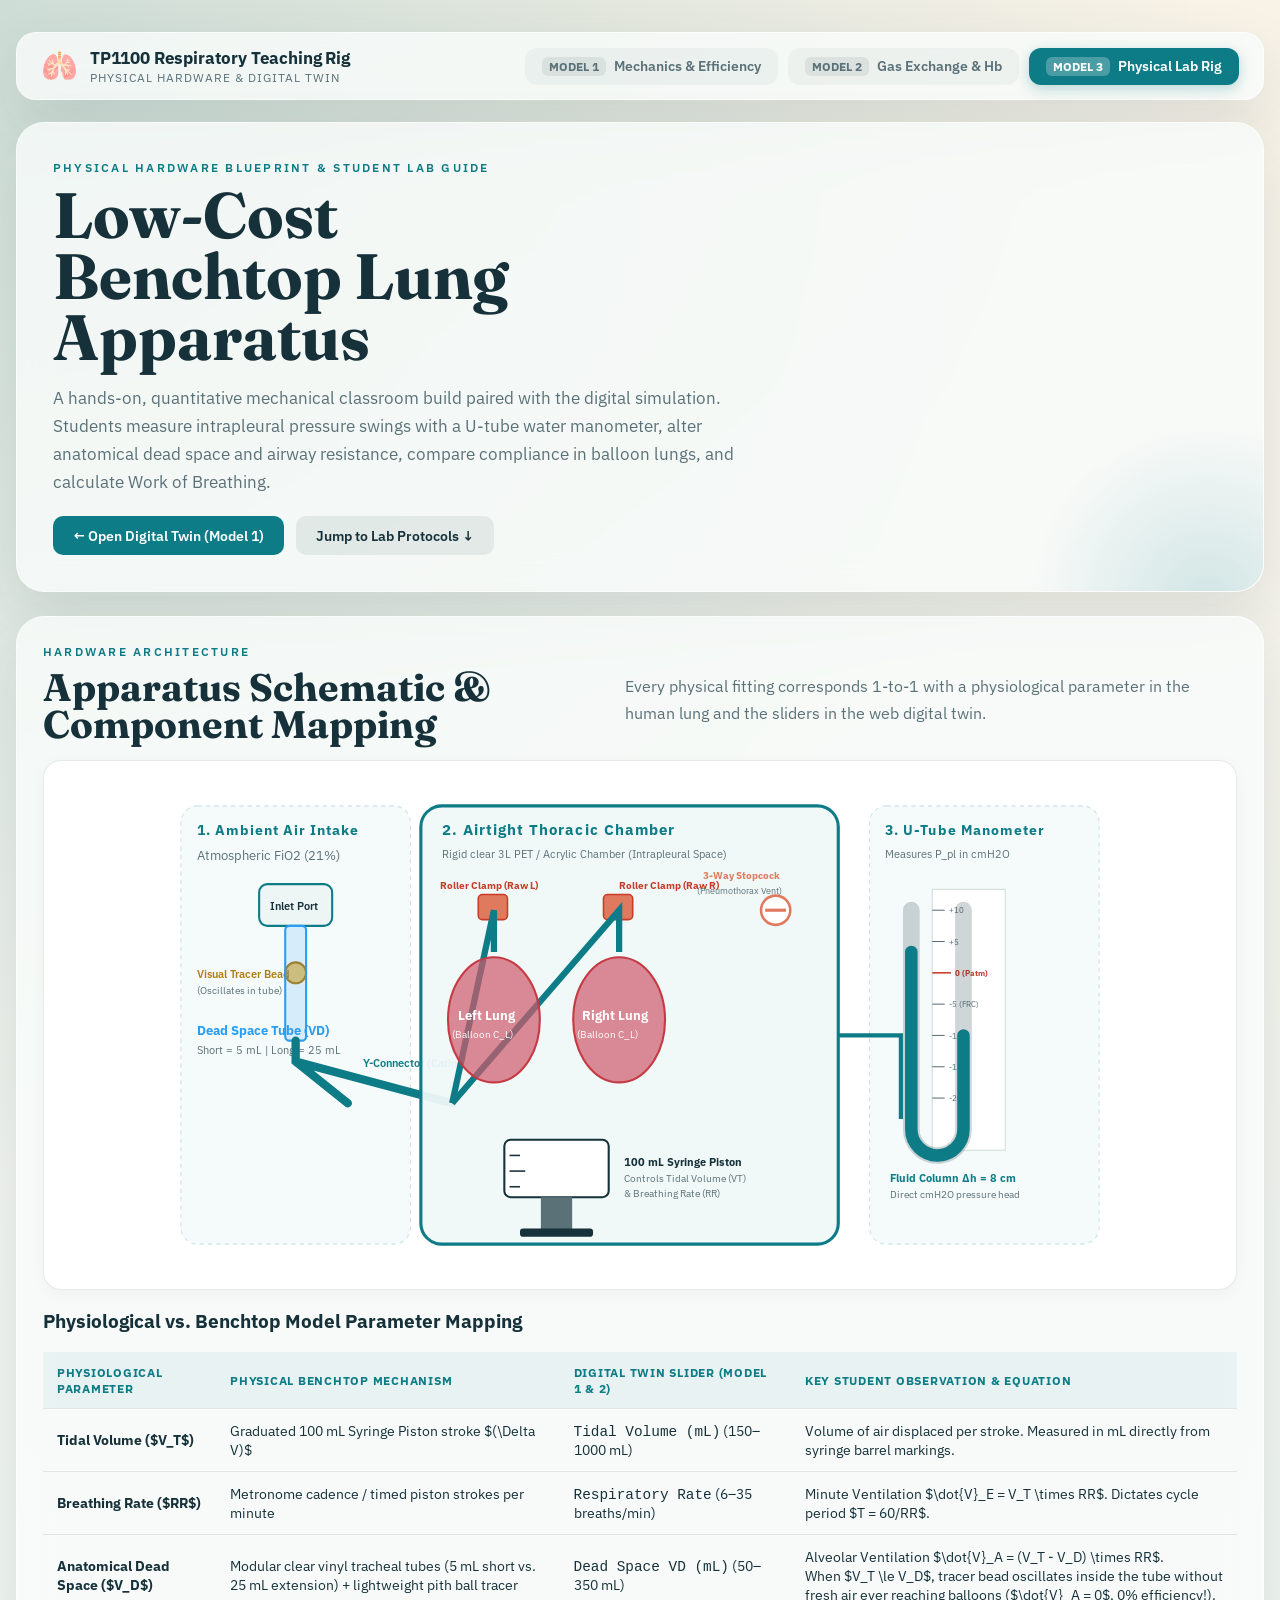
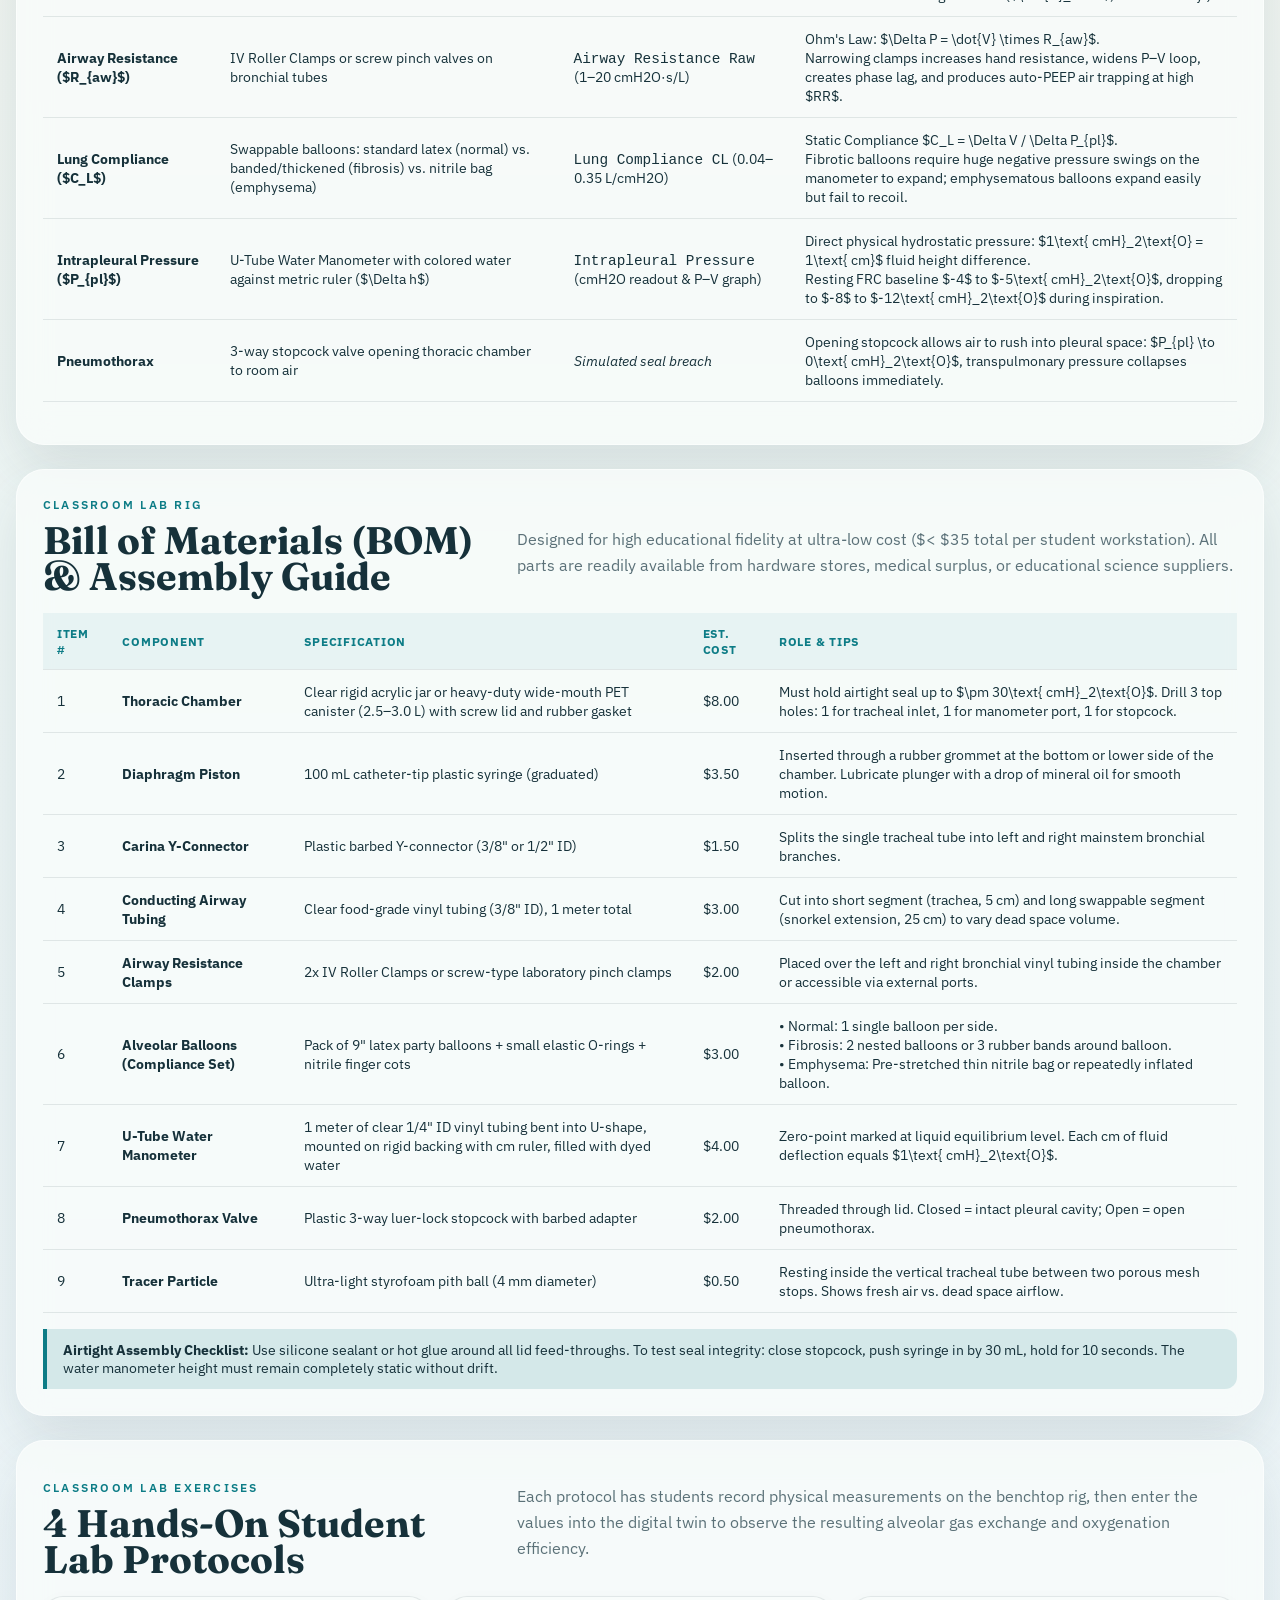
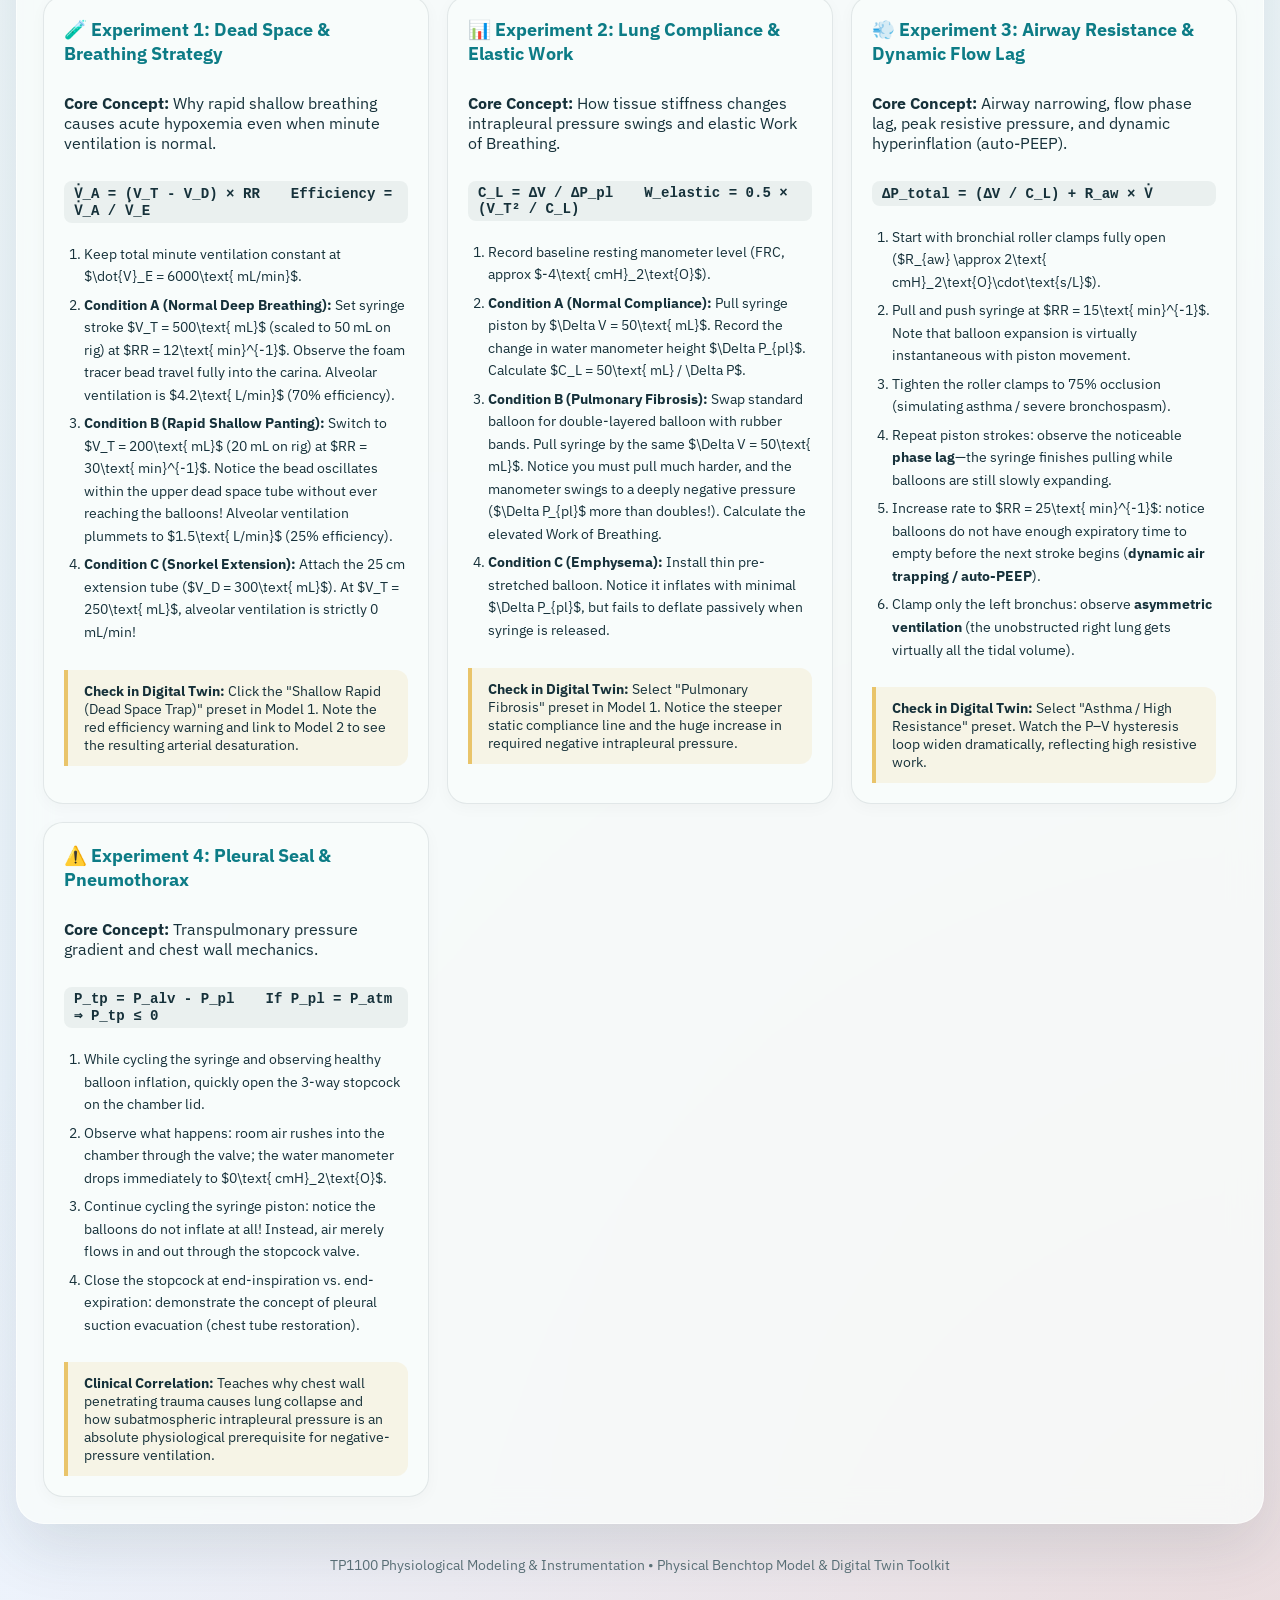
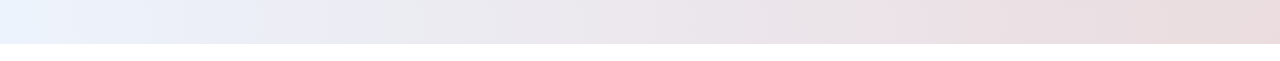
<file: static/lab_model.html>
<!DOCTYPE html>
<html lang="en">
  <head>
    <meta charset="UTF-8" />
    <meta name="viewport" content="width=device-width, initial-scale=1.0" />
    <title>Physical Benchtop Lung Model | Lab Blueprint & Guide</title>
    <link rel="preconnect" href="https://fonts.googleapis.com" />
    <link rel="preconnect" href="https://fonts.gstatic.com" crossorigin />
    <link
      href="https://fonts.googleapis.com/css2?family=Fraunces:opsz,wght@9..144,600;9..144,700&family=IBM+Plex+Sans:wght@400;500;600;700&display=swap"
      rel="stylesheet"
    />
    <link rel="stylesheet" href="/static/styles.css" />
  </head>
  <body>
    <main class="page-shell">
      <!-- Global Navigation -->
      <nav class="site-nav">
        <a href="/mechanics" class="nav-brand">
          <span class="nav-icon">🫁</span>
          <div>
            <span class="nav-title">TP1100 Respiratory Teaching Rig</span>
            <span class="nav-subtitle">Physical Hardware &amp; Digital Twin</span>
          </div>
        </a>
        <div class="nav-links">
          <a href="/mechanics" class="nav-link">
            <span class="nav-badge">Model 1</span> Mechanics &amp; Efficiency
          </a>
          <a href="/exchange" class="nav-link">
            <span class="nav-badge">Model 2</span> Gas Exchange &amp; Hb
          </a>
          <a href="/lab-model" class="nav-link active">
            <span class="nav-badge">Model 3</span> Physical Lab Rig
          </a>
        </div>
      </nav>

      <!-- Hero Header -->
      <header class="hero">
        <div>
          <p class="eyebrow">Physical Hardware Blueprint &amp; Student Lab Guide</p>
          <h1>Low-Cost Benchtop Lung Apparatus</h1>
          <p class="lede">
            A hands-on, quantitative mechanical classroom build paired with the digital simulation.
            Students measure intrapleural pressure swings with a U-tube water manometer, alter anatomical
            dead space and airway resistance, compare compliance in balloon lungs, and calculate Work of Breathing.
          </p>
          <div style="margin-top: 20px; display: flex; gap: 12px; flex-wrap: wrap;">
            <a href="/mechanics" style="display: inline-block; padding: 10px 20px; background: var(--teal); color: white; text-decoration: none; border-radius: 10px; font-weight: 600; font-size: 0.9rem;">&larr; Open Digital Twin (Model 1)</a>
            <a href="#experiments" style="display: inline-block; padding: 10px 20px; background: rgba(22,49,58,0.08); color: var(--ink); text-decoration: none; border-radius: 10px; font-weight: 600; font-size: 0.9rem;">Jump to Lab Protocols &darr;</a>
          </div>
        </div>
      </header>

      <!-- Section: Apparatus Schematic & Physiological Mapping -->
      <section class="model-card">
        <div class="section-heading">
          <div>
            <p class="eyebrow">Hardware Architecture</p>
            <h2>Apparatus Schematic &amp; Component Mapping</h2>
          </div>
          <p class="section-copy">
            Every physical fitting corresponds 1-to-1 with a physiological parameter in the human lung
            and the sliders in the web digital twin.
          </p>
        </div>

        <!-- Interactive / Clean Visual Diagram -->
        <div class="blueprint-diagram">
          <svg viewBox="0 0 920 460" width="100%" height="auto" style="display:block; max-height: 480px; font-family: 'IBM Plex Sans', sans-serif;">
            <!-- Background atmosphere box -->
            <rect x="20" y="20" width="220" height="420" rx="16" fill="rgba(13, 124, 134, 0.04)" stroke="rgba(13, 124, 134, 0.2)" stroke-dasharray="4 4"/>
            <text x="35" y="48" font-size="13" font-weight="700" fill="#0d7c86" text-transform="uppercase" letter-spacing="1">1. Ambient Air Intake</text>
            <text x="35" y="72" font-size="12" fill="#5b7178">Atmospheric FiO2 (21%)</text>
            
            <!-- Tracheal tube intake -->
            <rect x="95" y="95" width="70" height="40" rx="8" fill="#eef6f5" stroke="#0d7c86" stroke-width="2"/>
            <text x="105" y="120" font-size="11" font-weight="600" fill="#16313a">Inlet Port</text>
            
            <!-- Styrofoam tracer bead -->
            <circle cx="130" cy="180" r="10" fill="#e9c46a" stroke="#b07d12" stroke-width="2"/>
            <text x="35" y="185" font-size="11" font-weight="600" fill="#b07d12">Visual Tracer Bead</text>
            <text x="35" y="200" font-size="10" fill="#5b7178">(Oscillates in tube)</text>

            <!-- Tracheal Extension Tube (Dead Space) -->
            <rect x="120" y="135" width="20" height="110" rx="4" fill="rgba(42, 157, 244, 0.15)" stroke="#2a9df4" stroke-width="2"/>
            <text x="35" y="240" font-size="12" font-weight="700" fill="#2a9df4">Dead Space Tube (VD)</text>
            <text x="35" y="258" font-size="11" fill="#5b7178">Short = 5 mL | Long = 25 mL</text>

            <!-- Y-Connector (Carina) -->
            <path d="M 130 245 L 130 265 L 180 305 M 130 265 L 280 305" fill="none" stroke="#0d7c86" stroke-width="8" stroke-linecap="round"/>
            <text x="195" y="270" font-size="11" font-weight="600" fill="#0d7c86">Y-Connector (Carina)</text>

            <!-- Thoracic Chamber Box -->
            <rect x="250" y="20" width="400" height="420" rx="20" fill="rgba(240, 248, 248, 0.95)" stroke="#0d7c86" stroke-width="3"/>
            <text x="270" y="48" font-size="14" font-weight="700" fill="#0d7c86" text-transform="uppercase" letter-spacing="1">2. Airtight Thoracic Chamber</text>
            <text x="270" y="70" font-size="11" fill="#5b7178">Rigid clear 3L PET / Acrylic Chamber (Intrapleural Space)</text>

            <!-- Airway Resistance Clamps (Left & Right Bronchi) -->
            <rect x="305" y="105" width="28" height="24" rx="4" fill="#e07a5f" stroke="#c93b27" stroke-width="1.5"/>
            <text x="268" y="100" font-size="10" font-weight="700" fill="#c93b27">Roller Clamp (Raw L)</text>
            
            <rect x="425" y="105" width="28" height="24" rx="4" fill="#e07a5f" stroke="#c93b27" stroke-width="1.5"/>
            <text x="440" y="100" font-size="10" font-weight="700" fill="#c93b27">Roller Clamp (Raw R)</text>

            <!-- Bronchial tubes inside chamber -->
            <path d="M 280 305 L 320 120 L 320 160" fill="none" stroke="#0d7c86" stroke-width="6"/>
            <path d="M 280 305 L 440 120 L 440 160" fill="none" stroke="#0d7c86" stroke-width="6"/>

            <!-- Left & Right Balloon Lungs (Compliance) -->
            <ellipse cx="320" cy="225" rx="44" ry="60" fill="rgba(208, 89, 108, 0.7)" stroke="#c53a43" stroke-width="2"/>
            <text x="286" y="225" font-size="12" font-weight="700" fill="#ffffff">Left Lung</text>
            <text x="280" y="242" font-size="10" fill="#ffffff">(Balloon C_L)</text>

            <ellipse cx="440" cy="225" rx="44" ry="60" fill="rgba(208, 89, 108, 0.7)" stroke="#c53a43" stroke-width="2"/>
            <text x="404" y="225" font-size="12" font-weight="700" fill="#ffffff">Right Lung</text>
            <text x="400" y="242" font-size="10" fill="#ffffff">(Balloon C_L)</text>

            <!-- Diaphragm Syringe Piston at bottom -->
            <rect x="330" y="340" width="100" height="55" rx="6" fill="#ffffff" stroke="#16313a" stroke-width="2"/>
            <rect x="365" y="395" width="30" height="35" fill="#5b7178"/>
            <rect x="345" y="425" width="70" height="8" rx="3" fill="#16313a"/>
            <!-- Syringe Volume markings -->
            <line x1="335" y1="355" x2="345" y2="355" stroke="#16313a" stroke-width="1.5"/>
            <line x1="335" y1="370" x2="350" y2="370" stroke="#16313a" stroke-width="1.5"/>
            <line x1="335" y1="385" x2="345" y2="385" stroke="#16313a" stroke-width="1.5"/>
            <text x="445" y="365" font-size="11" font-weight="700" fill="#16313a">100 mL Syringe Piston</text>
            <text x="445" y="380" font-size="10" fill="#5b7178">Controls Tidal Volume (VT)</text>
            <text x="445" y="395" font-size="10" fill="#5b7178">&amp; Breathing Rate (RR)</text>

            <!-- Pleural Stopcock Valve (Pneumothorax) -->
            <circle cx="590" cy="120" r="14" fill="#ffffff" stroke="#e07a5f" stroke-width="2.5"/>
            <line x1="580" y1="120" x2="600" y2="120" stroke="#e07a5f" stroke-width="3"/>
            <text x="520" y="90" font-size="10" font-weight="700" fill="#e07a5f">3-Way Stopcock</text>
            <text x="515" y="104" font-size="9" fill="#5b7178">(Pneumothorax Vent)</text>

            <!-- Manometer connection port -->
            <path d="M 650 240 L 710 240 L 710 320" fill="none" stroke="#0d7c86" stroke-width="4"/>

            <!-- U-Tube Water Manometer Box -->
            <rect x="680" y="20" width="220" height="420" rx="16" fill="rgba(13, 124, 134, 0.04)" stroke="rgba(13, 124, 134, 0.2)" stroke-dasharray="4 4"/>
            <text x="695" y="48" font-size="13" font-weight="700" fill="#0d7c86" text-transform="uppercase" letter-spacing="1">3. U-Tube Manometer</text>
            <text x="695" y="70" font-size="11" fill="#5b7178">Measures P_pl in cmH2O</text>

            <!-- Ruler background -->
            <rect x="740" y="100" width="70" height="250" fill="#ffffff" stroke="#d0dcd8" stroke-width="1"/>
            <!-- Ruler centimeter ticks -->
            <line x1="740" y1="120" x2="752" y2="120" stroke="#5b7178" stroke-width="1"/><text x="756" y="123" font-size="8" fill="#5b7178">+10</text>
            <line x1="740" y1="150" x2="752" y2="150" stroke="#5b7178" stroke-width="1"/><text x="756" y="153" font-size="8" fill="#5b7178">+5</text>
            <line x1="740" y1="180" x2="758" y2="180" stroke="#c93b27" stroke-width="1.5"/><text x="762" y="183" font-size="8" font-weight="700" fill="#c93b27">0 (Patm)</text>
            <line x1="740" y1="210" x2="752" y2="210" stroke="#5b7178" stroke-width="1"/><text x="756" y="213" font-size="8" fill="#5b7178">-5 (FRC)</text>
            <line x1="740" y1="240" x2="752" y2="240" stroke="#5b7178" stroke-width="1"/><text x="756" y="243" font-size="8" fill="#5b7178">-10</text>
            <line x1="740" y1="270" x2="752" y2="270" stroke="#5b7178" stroke-width="1"/><text x="756" y="273" font-size="8" fill="#5b7178">-15</text>
            <line x1="740" y1="300" x2="752" y2="300" stroke="#5b7178" stroke-width="1"/><text x="756" y="303" font-size="8" fill="#5b7178">-20</text>

            <!-- U-Tube Glass/Vinyl Path with dyed fluid -->
            <!-- Outer tube shape -->
            <path d="M 720 120 L 720 330 A 25 25 0 0 0 770 330 L 770 120" fill="none" stroke="rgba(22,49,58,0.2)" stroke-width="16" stroke-linecap="round"/>
            <!-- Liquid column (displaced showing negative pressure) -->
            <path d="M 720 160 L 720 330 A 25 25 0 0 0 770 330 L 770 240" fill="none" stroke="#0d7c86" stroke-width="12" stroke-linecap="round"/>
            <text x="700" y="380" font-size="11" font-weight="700" fill="#0d7c86">Fluid Column Δh = 8 cm</text>
            <text x="700" y="396" font-size="10" fill="#5b7178">Direct cmH2O pressure head</text>
          </svg>
        </div>

        <!-- Comprehensive Mapping Table -->
        <h3>Physiological vs. Benchtop Model Parameter Mapping</h3>
        <table class="mapping-table">
          <thead>
            <tr>
              <th>Physiological Parameter</th>
              <th>Physical Benchtop Mechanism</th>
              <th>Digital Twin Slider (Model 1 &amp; 2)</th>
              <th>Key Student Observation &amp; Equation</th>
            </tr>
          </thead>
          <tbody>
            <tr>
              <td><strong>Tidal Volume ($V_T$)</strong></td>
              <td>Graduated 100 mL Syringe Piston stroke $(\Delta V)$</td>
              <td><code>Tidal Volume (mL)</code> (150–1000 mL)</td>
              <td>Volume of air displaced per stroke. Measured in mL directly from syringe barrel markings.</td>
            </tr>
            <tr>
              <td><strong>Breathing Rate ($RR$)</strong></td>
              <td>Metronome cadence / timed piston strokes per minute</td>
              <td><code>Respiratory Rate</code> (6–35 breaths/min)</td>
              <td>Minute Ventilation $\dot{V}_E = V_T \times RR$. Dictates cycle period $T = 60/RR$.</td>
            </tr>
            <tr>
              <td><strong>Anatomical Dead Space ($V_D$)</strong></td>
              <td>Modular clear vinyl tracheal tubes (5 mL short vs. 25 mL extension) + lightweight pith ball tracer</td>
              <td><code>Dead Space VD (mL)</code> (50–350 mL)</td>
              <td>
                Alveolar Ventilation $\dot{V}_A = (V_T - V_D) \times RR$.<br/>
                When $V_T \le V_D$, tracer bead oscillates inside the tube without fresh air ever reaching balloons ($\dot{V}_A = 0$, 0% efficiency!).
              </td>
            </tr>
            <tr>
              <td><strong>Airway Resistance ($R_{aw}$)</strong></td>
              <td>IV Roller Clamps or screw pinch valves on bronchial tubes</td>
              <td><code>Airway Resistance Raw</code> (1–20 cmH2O·s/L)</td>
              <td>
                Ohm's Law: $\Delta P = \dot{V} \times R_{aw}$.<br/>
                Narrowing clamps increases hand resistance, widens P–V loop, creates phase lag, and produces auto-PEEP air trapping at high $RR$.
              </td>
            </tr>
            <tr>
              <td><strong>Lung Compliance ($C_L$)</strong></td>
              <td>Swappable balloons: standard latex (normal) vs. banded/thickened (fibrosis) vs. nitrile bag (emphysema)</td>
              <td><code>Lung Compliance CL</code> (0.04–0.35 L/cmH2O)</td>
              <td>
                Static Compliance $C_L = \Delta V / \Delta P_{pl}$.<br/>
                Fibrotic balloons require huge negative pressure swings on the manometer to expand; emphysematous balloons expand easily but fail to recoil.
              </td>
            </tr>
            <tr>
              <td><strong>Intrapleural Pressure ($P_{pl}$)</strong></td>
              <td>U-Tube Water Manometer with colored water against metric ruler ($\Delta h$)</td>
              <td><code>Intrapleural Pressure</code> (cmH2O readout &amp; P–V graph)</td>
              <td>
                Direct physical hydrostatic pressure: $1\text{ cmH}_2\text{O} = 1\text{ cm}$ fluid height difference.<br/>
                Resting FRC baseline $-4$ to $-5\text{ cmH}_2\text{O}$, dropping to $-8$ to $-12\text{ cmH}_2\text{O}$ during inspiration.
              </td>
            </tr>
            <tr>
              <td><strong>Pneumothorax</strong></td>
              <td>3-way stopcock valve opening thoracic chamber to room air</td>
              <td><em>Simulated seal breach</em></td>
              <td>
                Opening stopcock allows air to rush into pleural space: $P_{pl} \to 0\text{ cmH}_2\text{O}$, transpulmonary pressure collapses balloons immediately.
              </td>
            </tr>
          </tbody>
        </table>
      </section>

      <!-- Section: Bill of Materials (BOM) & Build Guide -->
      <section class="model-card">
        <div class="section-heading">
          <div>
            <p class="eyebrow">Classroom Lab Rig</p>
            <h2>Bill of Materials (BOM) &amp; Assembly Guide</h2>
          </div>
          <p class="section-copy">
            Designed for high educational fidelity at ultra-low cost ($&lt; $35 total per student workstation).
            All parts are readily available from hardware stores, medical surplus, or educational science suppliers.
          </p>
        </div>

        <table class="mapping-table">
          <thead>
            <tr>
              <th>Item #</th>
              <th>Component</th>
              <th>Specification</th>
              <th>Est. Cost</th>
              <th>Role &amp; Tips</th>
            </tr>
          </thead>
          <tbody>
            <tr>
              <td>1</td>
              <td><strong>Thoracic Chamber</strong></td>
              <td>Clear rigid acrylic jar or heavy-duty wide-mouth PET canister (2.5–3.0 L) with screw lid and rubber gasket</td>
              <td>$8.00</td>
              <td>Must hold airtight seal up to $\pm 30\text{ cmH}_2\text{O}$. Drill 3 top holes: 1 for tracheal inlet, 1 for manometer port, 1 for stopcock.</td>
            </tr>
            <tr>
              <td>2</td>
              <td><strong>Diaphragm Piston</strong></td>
              <td>100 mL catheter-tip plastic syringe (graduated)</td>
              <td>$3.50</td>
              <td>Inserted through a rubber grommet at the bottom or lower side of the chamber. Lubricate plunger with a drop of mineral oil for smooth motion.</td>
            </tr>
            <tr>
              <td>3</td>
              <td><strong>Carina Y-Connector</strong></td>
              <td>Plastic barbed Y-connector (3/8" or 1/2" ID)</td>
              <td>$1.50</td>
              <td>Splits the single tracheal tube into left and right mainstem bronchial branches.</td>
            </tr>
            <tr>
              <td>4</td>
              <td><strong>Conducting Airway Tubing</strong></td>
              <td>Clear food-grade vinyl tubing (3/8" ID), 1 meter total</td>
              <td>$3.00</td>
              <td>Cut into short segment (trachea, 5 cm) and long swappable segment (snorkel extension, 25 cm) to vary dead space volume.</td>
            </tr>
            <tr>
              <td>5</td>
              <td><strong>Airway Resistance Clamps</strong></td>
              <td>2x IV Roller Clamps or screw-type laboratory pinch clamps</td>
              <td>$2.00</td>
              <td>Placed over the left and right bronchial vinyl tubing inside the chamber or accessible via external ports.</td>
            </tr>
            <tr>
              <td>6</td>
              <td><strong>Alveolar Balloons (Compliance Set)</strong></td>
              <td>Pack of 9" latex party balloons + small elastic O-rings + nitrile finger cots</td>
              <td>$3.00</td>
              <td>
                • Normal: 1 single balloon per side.<br/>
                • Fibrosis: 2 nested balloons or 3 rubber bands around balloon.<br/>
                • Emphysema: Pre-stretched thin nitrile bag or repeatedly inflated balloon.
              </td>
            </tr>
            <tr>
              <td>7</td>
              <td><strong>U-Tube Water Manometer</strong></td>
              <td>1 meter of clear 1/4" ID vinyl tubing bent into U-shape, mounted on rigid backing with cm ruler, filled with dyed water</td>
              <td>$4.00</td>
              <td>Zero-point marked at liquid equilibrium level. Each cm of fluid deflection equals $1\text{ cmH}_2\text{O}$.</td>
            </tr>
            <tr>
              <td>8</td>
              <td><strong>Pneumothorax Valve</strong></td>
              <td>Plastic 3-way luer-lock stopcock with barbed adapter</td>
              <td>$2.00</td>
              <td>Threaded through lid. Closed = intact pleural cavity; Open = open pneumothorax.</td>
            </tr>
            <tr>
              <td>9</td>
              <td><strong>Tracer Particle</strong></td>
              <td>Ultra-light styrofoam pith ball (4 mm diameter)</td>
              <td>$0.50</td>
              <td>Resting inside the vertical tracheal tube between two porous mesh stops. Shows fresh air vs. dead space airflow.</td>
            </tr>
          </tbody>
        </table>

        <div class="callout-box info" style="margin-top: 16px;">
          <strong>Airtight Assembly Checklist:</strong>
          Use silicone sealant or hot glue around all lid feed-throughs. To test seal integrity: close stopcock, push syringe in by 30 mL, hold for 10 seconds. The water manometer height must remain completely static without drift.
        </div>
      </section>

      <!-- Section: 4 Structured Student Lab Experiments -->
      <section class="model-card" id="experiments">
        <div class="section-heading">
          <div>
            <p class="eyebrow">Classroom Lab Exercises</p>
            <h2>4 Hands-On Student Lab Protocols</h2>
          </div>
          <p class="section-copy">
            Each protocol has students record physical measurements on the benchtop rig, then enter the
            values into the digital twin to observe the resulting alveolar gas exchange and oxygenation efficiency.
          </p>
        </div>

        <div class="experiment-grid">
          <!-- Experiment 1 -->
          <article class="experiment-card">
            <h3>🧪 Experiment 1: Dead Space &amp; Breathing Strategy</h3>
            <p><strong>Core Concept:</strong> Why rapid shallow breathing causes acute hypoxemia even when minute ventilation is normal.</p>
            <div class="formula-chip">V̇_A = (V_T - V_D) × RR &emsp; Efficiency = V̇_A / V̇_E</div>
            <ol class="step-list">
              <li>Keep total minute ventilation constant at $\dot{V}_E = 6000\text{ mL/min}$.</li>
              <li><strong>Condition A (Normal Deep Breathing):</strong> Set syringe stroke $V_T = 500\text{ mL}$ (scaled to 50 mL on rig) at $RR = 12\text{ min}^{-1}$. Observe the foam tracer bead travel fully into the carina. Alveolar ventilation is $4.2\text{ L/min}$ (70% efficiency).</li>
              <li><strong>Condition B (Rapid Shallow Panting):</strong> Switch to $V_T = 200\text{ mL}$ (20 mL on rig) at $RR = 30\text{ min}^{-1}$. Notice the bead oscillates within the upper dead space tube without ever reaching the balloons! Alveolar ventilation plummets to $1.5\text{ L/min}$ (25% efficiency).</li>
              <li><strong>Condition C (Snorkel Extension):</strong> Attach the 25 cm extension tube ($V_D = 300\text{ mL}$). At $V_T = 250\text{ mL}$, alveolar ventilation is strictly 0 mL/min!</li>
            </ol>
            <div class="callout-box">
              <strong>Check in Digital Twin:</strong> Click the "Shallow Rapid (Dead Space Trap)" preset in Model 1. Note the red efficiency warning and link to Model 2 to see the resulting arterial desaturation.
            </div>
          </article>

          <!-- Experiment 2 -->
          <article class="experiment-card">
            <h3>📊 Experiment 2: Lung Compliance &amp; Elastic Work</h3>
            <p><strong>Core Concept:</strong> How tissue stiffness changes intrapleural pressure swings and elastic Work of Breathing.</p>
            <div class="formula-chip">C_L = ΔV / ΔP_pl &emsp; W_elastic = 0.5 × (V_T² / C_L)</div>
            <ol class="step-list">
              <li>Record baseline resting manometer level (FRC, approx $-4\text{ cmH}_2\text{O}$).</li>
              <li><strong>Condition A (Normal Compliance):</strong> Pull syringe piston by $\Delta V = 50\text{ mL}$. Record the change in water manometer height $\Delta P_{pl}$. Calculate $C_L = 50\text{ mL} / \Delta P$.</li>
              <li><strong>Condition B (Pulmonary Fibrosis):</strong> Swap standard balloon for double-layered balloon with rubber bands. Pull syringe by the same $\Delta V = 50\text{ mL}$. Notice you must pull much harder, and the manometer swings to a deeply negative pressure ($\Delta P_{pl}$ more than doubles!). Calculate the elevated Work of Breathing.</li>
              <li><strong>Condition C (Emphysema):</strong> Install thin pre-stretched balloon. Notice it inflates with minimal $\Delta P_{pl}$, but fails to deflate passively when syringe is released.</li>
            </ol>
            <div class="callout-box">
              <strong>Check in Digital Twin:</strong> Select "Pulmonary Fibrosis" preset in Model 1. Notice the steeper static compliance line and the huge increase in required negative intrapleural pressure.
            </div>
          </article>

          <!-- Experiment 3 -->
          <article class="experiment-card">
            <h3>💨 Experiment 3: Airway Resistance &amp; Dynamic Flow Lag</h3>
            <p><strong>Core Concept:</strong> Airway narrowing, flow phase lag, peak resistive pressure, and dynamic hyperinflation (auto-PEEP).</p>
            <div class="formula-chip">ΔP_total = (ΔV / C_L) + R_aw × V̇</div>
            <ol class="step-list">
              <li>Start with bronchial roller clamps fully open ($R_{aw} \approx 2\text{ cmH}_2\text{O}\cdot\text{s/L}$).</li>
              <li>Pull and push syringe at $RR = 15\text{ min}^{-1}$. Note that balloon expansion is virtually instantaneous with piston movement.</li>
              <li>Tighten the roller clamps to 75% occlusion (simulating asthma / severe bronchospasm).</li>
              <li>Repeat piston strokes: observe the noticeable <strong>phase lag</strong>—the syringe finishes pulling while balloons are still slowly expanding.</li>
              <li>Increase rate to $RR = 25\text{ min}^{-1}$: notice balloons do not have enough expiratory time to empty before the next stroke begins (<strong>dynamic air trapping / auto-PEEP</strong>).</li>
              <li>Clamp only the left bronchus: observe <strong>asymmetric ventilation</strong> (the unobstructed right lung gets virtually all the tidal volume).</li>
            </ol>
            <div class="callout-box">
              <strong>Check in Digital Twin:</strong> Select "Asthma / High Resistance" preset. Watch the P–V hysteresis loop widen dramatically, reflecting high resistive work.
            </div>
          </article>

          <!-- Experiment 4 -->
          <article class="experiment-card">
            <h3>⚠️ Experiment 4: Pleural Seal &amp; Pneumothorax</h3>
            <p><strong>Core Concept:</strong> Transpulmonary pressure gradient and chest wall mechanics.</p>
            <div class="formula-chip">P_tp = P_alv - P_pl &emsp; If P_pl = P_atm ⇒ P_tp ≤ 0</div>
            <ol class="step-list">
              <li>While cycling the syringe and observing healthy balloon inflation, quickly open the 3-way stopcock on the chamber lid.</li>
              <li>Observe what happens: room air rushes into the chamber through the valve; the water manometer drops immediately to $0\text{ cmH}_2\text{O}$.</li>
              <li>Continue cycling the syringe piston: notice the balloons do not inflate at all! Instead, air merely flows in and out through the stopcock valve.</li>
              <li>Close the stopcock at end-inspiration vs. end-expiration: demonstrate the concept of pleural suction evacuation (chest tube restoration).</li>
            </ol>
            <div class="callout-box">
              <strong>Clinical Correlation:</strong> Teaches why chest wall penetrating trauma causes lung collapse and how subatmospheric intrapleural pressure is an absolute physiological prerequisite for negative-pressure ventilation.
            </div>
          </article>
        </div>
      </section>

      <!-- Bottom Navigation Footer -->
      <footer style="margin-top: 32px; text-align: center; color: var(--muted); font-size: 0.88rem;">
        <p>TP1100 Physiological Modeling &amp; Instrumentation &bull; Physical Benchtop Model &amp; Digital Twin Toolkit</p>
      </footer>
    </main>
  </body>
</html>
</file>
<file: static/styles.css>
:root {
  --bg: #eef6f5;
  --panel: rgba(248, 252, 251, 0.82);
  --panel-strong: #f8fcfb;
  --ink: #16313a;
  --muted: #5b7178;
  --teal: #0d7c86;
  --teal-soft: rgba(13, 124, 134, 0.14);
  --salmon: #e07a5f;
  --gold: #e9c46a;
  --line: rgba(22, 49, 58, 0.1);
  --shadow: 0 24px 60px rgba(30, 67, 76, 0.12);
}

* {
  box-sizing: border-box;
}

body {
  margin: 0;
  min-height: 100vh;
  font-family: "IBM Plex Sans", sans-serif;
  color: var(--ink);
  background:
    radial-gradient(circle at top left, rgba(13, 124, 134, 0.18), transparent 24%),
    radial-gradient(circle at bottom right, rgba(224, 122, 95, 0.2), transparent 28%),
    linear-gradient(180deg, #f8f2e7 0%, var(--bg) 44%, #edf5ff 100%);
}

.page-shell {
  width: min(1280px, calc(100vw - 32px));
  margin: 0 auto;
  padding: 32px 0 56px;
}

.hero,
.model-card {
  background: var(--panel);
  backdrop-filter: blur(16px);
  border: 1px solid rgba(255, 255, 255, 0.55);
  box-shadow: var(--shadow);
  border-radius: 28px;
}

.hero {
  padding: 36px;
  margin-bottom: 24px;
  overflow: hidden;
  position: relative;
}

.hero::after {
  content: "";
  position: absolute;
  inset: auto -10% -40% auto;
  width: 360px;
  height: 360px;
  background: radial-gradient(circle, rgba(13, 124, 134, 0.16), transparent 70%);
}

.eyebrow {
  margin: 0 0 10px;
  text-transform: uppercase;
  letter-spacing: 0.18em;
  font-size: 0.78rem;
  color: var(--teal);
  font-weight: 600;
}

h1,
h2 {
  margin: 0;
  font-family: "Fraunces", serif;
  line-height: 0.95;
}

h1 {
  font-size: clamp(2.5rem, 5vw, 4.8rem);
  max-width: 12ch;
}

h2 {
  font-size: clamp(1.8rem, 3vw, 2.4rem);
}

.lede,
.section-copy {
  max-width: 72ch;
  color: var(--muted);
  line-height: 1.65;
}

.lede {
  margin: 18px 0 0;
  font-size: 1.05rem;
}

.model-card {
  padding: 26px;
  margin-bottom: 24px;
}

.section-heading {
  display: flex;
  justify-content: space-between;
  gap: 24px;
  align-items: end;
  margin-bottom: 18px;
}

.model-grid {
  display: grid;
  grid-template-columns: minmax(230px, 280px) minmax(0, 1fr);
  gap: 18px;
  align-items: start;
}

.control-panel,
.canvas-panel {
  background: var(--panel-strong);
  border-radius: 24px;
  border: 1px solid var(--line);
}

.control-panel {
  padding: 18px;
  display: grid;
  gap: 14px;
}

.control-panel label {
  display: grid;
  gap: 8px;
}

.control-panel span {
  font-size: 0.94rem;
  font-weight: 600;
}

.control-panel strong {
  color: var(--teal);
  font-weight: 700;
}

input[type="range"] {
  width: 100%;
  accent-color: var(--teal);
}

input[type="range"]:disabled {
  opacity: 0.55;
  cursor: not-allowed;
  filter: grayscale(40%);
}

.metric-strip {
  display: grid;
  gap: 10px;
}

.metric {
  border-radius: 18px;
  padding: 12px 14px;
  background: linear-gradient(135deg, rgba(13, 124, 134, 0.08), rgba(233, 196, 106, 0.14));
}

.metric-label {
  display: block;
  font-size: 0.78rem;
  text-transform: uppercase;
  letter-spacing: 0.08em;
  color: var(--muted);
  margin-bottom: 4px;
}

.metric-value {
  font-size: 1.05rem;
  font-weight: 700;
}

.canvas-panel {
  padding: 14px;
}

.canvas-mount {
  width: 100%;
  min-height: 440px;
  border-radius: 20px;
  overflow: hidden;
  background: linear-gradient(180deg, rgba(13, 124, 134, 0.06), rgba(22, 49, 58, 0.02));
}

.canvas-mount canvas {
  display: block;
  width: 100% !important;
  height: auto !important;
}

@media (max-width: 980px) {
  .section-heading,
  .model-grid {
    grid-template-columns: 1fr;
    display: grid;
  }

  .section-heading {
    align-items: start;
  }
}

@media (max-width: 720px) {
  .page-shell {
    width: min(100vw - 18px, 1280px);
    padding: 12px 0 28px;
  }

  .hero,
  .model-card {
    border-radius: 22px;
    padding: 18px;
  }

  .canvas-mount {
    min-height: 360px;
  }
}

/* --- Global Top Navigation Bar --- */
.site-nav {
  display: flex;
  align-items: center;
  justify-content: space-between;
  flex-wrap: wrap;
  gap: 16px;
  background: var(--panel);
  backdrop-filter: blur(16px);
  border: 1px solid rgba(255, 255, 255, 0.6);
  box-shadow: var(--shadow);
  border-radius: 20px;
  padding: 14px 24px;
  margin-bottom: 22px;
}

.nav-brand {
  display: flex;
  align-items: center;
  gap: 12px;
  text-decoration: none;
  color: var(--ink);
}

.nav-icon {
  font-size: 1.85rem;
  line-height: 1;
}

.nav-title {
  display: block;
  font-weight: 700;
  font-size: 1.05rem;
  color: var(--ink);
  letter-spacing: -0.01em;
}

.nav-subtitle {
  display: block;
  font-size: 0.78rem;
  color: var(--muted);
  text-transform: uppercase;
  letter-spacing: 0.08em;
}

.nav-links {
  display: flex;
  gap: 10px;
  flex-wrap: wrap;
}

.nav-link {
  display: inline-flex;
  align-items: center;
  gap: 8px;
  padding: 8px 16px;
  border-radius: 12px;
  font-size: 0.88rem;
  font-weight: 600;
  text-decoration: none;
  color: var(--muted);
  background: rgba(22, 49, 58, 0.04);
  transition: all 0.18s ease;
  border: 1px solid transparent;
}

.nav-link:hover {
  color: var(--teal);
  background: var(--teal-soft);
  border-color: rgba(13, 124, 134, 0.2);
}

.nav-link.active {
  color: #ffffff;
  background: var(--teal);
  box-shadow: 0 4px 14px rgba(13, 124, 134, 0.28);
}

.nav-badge {
  display: inline-block;
  padding: 2px 7px;
  border-radius: 6px;
  font-size: 0.72rem;
  font-weight: 700;
  background: rgba(255, 255, 255, 0.25);
  color: inherit;
  text-transform: uppercase;
}

.nav-link:not(.active) .nav-badge {
  background: rgba(22, 49, 58, 0.08);
  color: var(--muted);
}

/* --- Clinical & Lab Presets Bar --- */
.presets-container {
  margin-bottom: 18px;
}

.presets-title {
  font-size: 0.8rem;
  text-transform: uppercase;
  letter-spacing: 0.1em;
  color: var(--muted);
  font-weight: 600;
  margin-bottom: 8px;
}

.preset-bar {
  display: flex;
  flex-wrap: wrap;
  gap: 8px;
}

.preset-btn {
  display: inline-flex;
  align-items: center;
  gap: 6px;
  padding: 7px 13px;
  border-radius: 999px;
  border: 1px solid var(--line);
  background: #ffffff;
  font-family: inherit;
  font-size: 0.82rem;
  font-weight: 500;
  color: var(--ink);
  cursor: pointer;
  transition: all 0.16s ease;
  box-shadow: 0 2px 6px rgba(0, 0, 0, 0.03);
}

.preset-btn:hover {
  border-color: var(--teal);
  color: var(--teal);
  background: var(--teal-soft);
  transform: translateY(-1px);
}

.preset-btn.active {
  background: var(--teal);
  color: #ffffff;
  border-color: var(--teal);
  font-weight: 600;
}

/* --- Badges and Alert Indicators --- */
.efficiency-badge {
  display: inline-block;
  padding: 3px 8px;
  border-radius: 8px;
  font-size: 0.78rem;
  font-weight: 700;
  margin-left: 6px;
}

.badge-good {
  background: rgba(46, 160, 67, 0.15);
  color: #1e7e34;
}

.badge-warning {
  background: rgba(233, 196, 106, 0.25);
  color: #b07d12;
}

.badge-danger {
  background: rgba(224, 122, 95, 0.2);
  color: #c93b27;
}

/* --- Control toggle & descriptions --- */
.toggle-row {
  display: flex;
  align-items: center;
  justify-content: space-between;
  padding: 10px 14px;
  border-radius: 14px;
  background: rgba(13, 124, 134, 0.06);
  border: 1px solid rgba(13, 124, 134, 0.15);
  margin-bottom: 6px;
}

.toggle-row label {
  display: flex;
  align-items: center;
  gap: 10px;
  cursor: pointer;
  font-size: 0.88rem;
  font-weight: 600;
}

.toggle-row input[type="checkbox"] {
  width: 18px;
  height: 18px;
  accent-color: var(--teal);
  cursor: pointer;
}

.slider-subtext {
  font-size: 0.75rem;
  color: var(--muted);
  margin-top: -4px;
  display: block;
}

/* --- Physical Lab Guide (/lab-model) Styles --- */
.lab-grid {
  display: grid;
  grid-template-columns: minmax(0, 1fr);
  gap: 24px;
}

.card-content {
  line-height: 1.65;
  color: var(--ink);
}

.blueprint-diagram {
  background: #ffffff;
  border: 1px solid var(--line);
  border-radius: 18px;
  padding: 24px;
  margin: 18px 0;
  box-shadow: 0 4px 16px rgba(0, 0, 0, 0.04);
}

.mapping-table {
  width: 100%;
  border-collapse: collapse;
  margin: 16px 0;
  font-size: 0.9rem;
}

.mapping-table th,
.mapping-table td {
  padding: 12px 14px;
  text-align: left;
  border-bottom: 1px solid var(--line);
}

.mapping-table th {
  background: rgba(13, 124, 134, 0.06);
  color: var(--teal);
  font-weight: 700;
  text-transform: uppercase;
  font-size: 0.78rem;
  letter-spacing: 0.06em;
}

.mapping-table tr:hover {
  background: rgba(22, 49, 58, 0.02);
}

.tag-badge {
  display: inline-block;
  padding: 3px 8px;
  border-radius: 6px;
  font-size: 0.75rem;
  font-weight: 600;
  background: var(--teal-soft);
  color: var(--teal);
}

.experiment-grid {
  display: grid;
  grid-template-columns: repeat(auto-fit, minmax(320px, 1fr));
  gap: 18px;
  margin-top: 18px;
}

.experiment-card {
  background: var(--panel-strong);
  border: 1px solid var(--line);
  border-radius: 20px;
  padding: 20px;
  display: flex;
  flex-direction: column;
  gap: 12px;
  box-shadow: 0 4px 16px rgba(0, 0, 0, 0.03);
}

.experiment-card h3 {
  margin: 0;
  font-size: 1.15rem;
  color: var(--teal);
  display: flex;
  align-items: center;
  gap: 8px;
}

.step-list {
  padding-left: 20px;
  margin: 8px 0;
  font-size: 0.88rem;
  line-height: 1.6;
}

.step-list li {
  margin-bottom: 6px;
}

.callout-box {
  background: rgba(233, 196, 106, 0.15);
  border-left: 4px solid var(--gold);
  padding: 12px 16px;
  border-radius: 0 12px 12px 0;
  font-size: 0.86rem;
}

.callout-box.info {
  background: var(--teal-soft);
  border-left-color: var(--teal);
}

.formula-chip {
  display: inline-block;
  padding: 4px 10px;
  border-radius: 8px;
  background: rgba(22, 49, 58, 0.06);
  font-family: monospace;
  font-size: 0.88rem;
  color: var(--ink);
  font-weight: 600;
}
</file>
